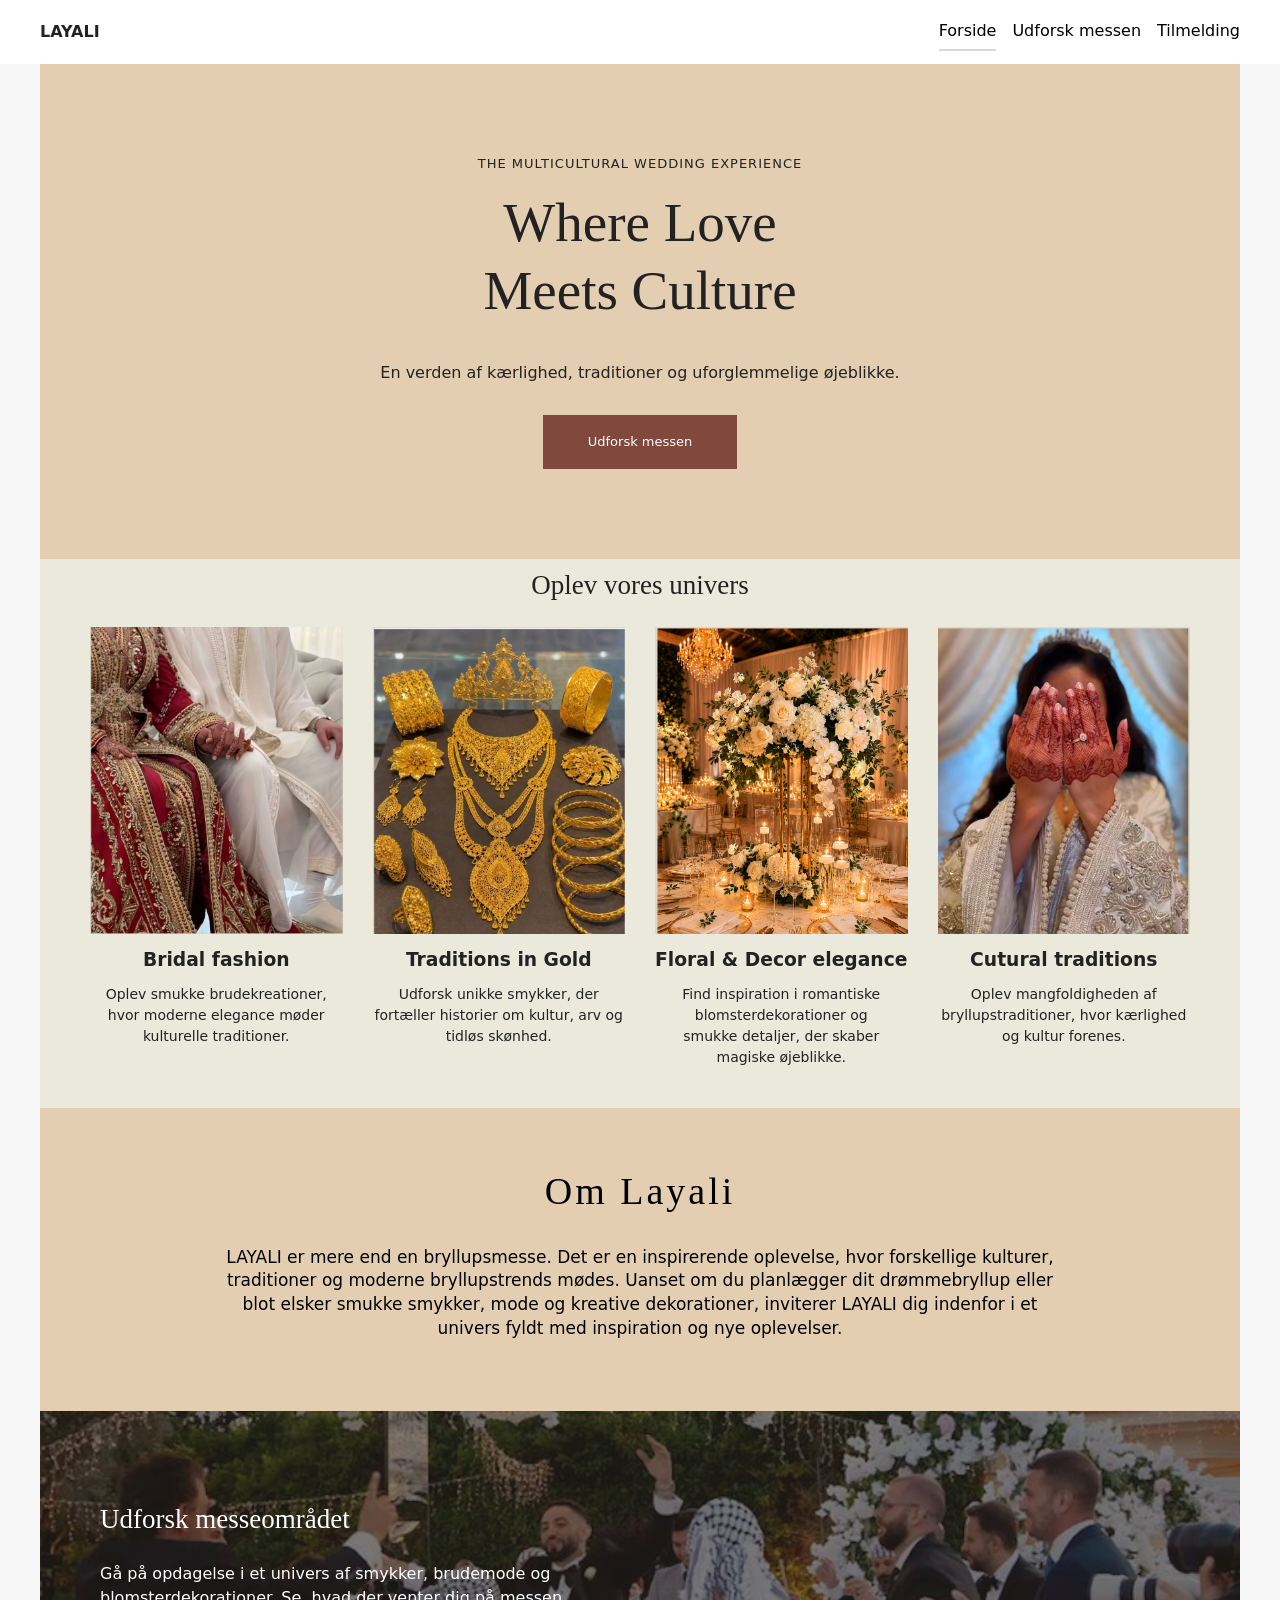
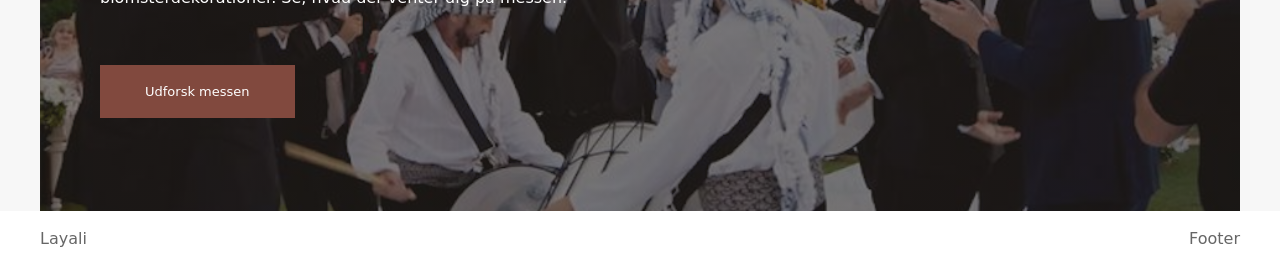
<file: index.html>
<!DOCTYPE html>
<html lang="da">

<head>
  <meta charset="UTF-8">
  <meta name="viewport" content="width=device-width, initial-scale=1.0">
  <title>Bryllupsmesse</title>
  <link rel="stylesheet" href="./starter.css">
  <link rel="stylesheet" href="./style.css">
</head>

<body>
  <header class="site-header">
    <div class="header-content">
      <a class="site-logo" href="./">LAYALI</a>
      <nav class="site-nav">
        <button>Menu</button>
        <ul class="menu" id="menu" popover>
          <li><a href="./" aria-current="page">Forside</a></li>
          <li><a href="./svg.html">Udforsk messen</a></li>
          <li><a href="./form.html">Tilmelding</a></li>
        </ul>
      </nav>
    </div>
  </header>

  <main>
    <section class="hero">
      <p class="overskrift"> THE MULTICULTURAL WEDDING EXPERIENCE</p>

      <h1> Where Love <br>Meets Culture</h1>

      <p class="hero-content"> En verden af kærlighed, traditioner og uforglemmelige øjeblikke.</h2>
      <div>
        <a class="knap" href="Udforsk.html">Udforsk messen</a>
      </div>

    </section>
    <section class="univers">
      <h2> Oplev vores univers</h2>

      <div class="imgs">
        <div class=" billede">
          <img src="imgs/foto1.jpg" alt="brudekjole">
          <h3>Bridal fashion</h3>
          <p>Oplev smukke brudekreationer, hvor moderne elegance møder kulturelle traditioner.</p>
        </div>
        <div class="billede">
          <img src="imgs/foto2.jpg" alt="smykker">
          <h3>Traditions in Gold</h3>
          <p>Udforsk unikke smykker, der fortæller historier om kultur, arv og tidløs skønhed.</p>
        </div>
        <div class="billede">
          <img src="imgs/foto3.jpg" alt="blomster">
          <h3>Floral & Decor elegance</h3>
          <p>Find inspiration i romantiske blomsterdekorationer og smukke detaljer, der skaber magiske øjeblikke.</p>
        </div>
        <div class=" billede">
          <img src="imgs/foto4.jpg" alt="Kulturelle traditioner">
          <h3>Cutural traditions</h3>
          <p>Oplev mangfoldigheden af bryllupstraditioner, hvor kærlighed og kultur forenes.</p>

        </div>
      </div>
    </section>
    <section class="about">
      <div>
        <h2> Om Layali</h2>
        <p>LAYALI er mere end en bryllupsmesse. Det er en inspirerende oplevelse, hvor forskellige kulturer, traditioner
          og moderne
          bryllupstrends mødes.
          Uanset om du planlægger dit drømmebryllup eller blot elsker smukke smykker, mode og kreative dekorationer,
          inviterer
          LAYALI dig indenfor i et univers fyldt med inspiration og nye oplevelser.</p>
      </div>
    </section>
    <section class="explore">
      <div class="explore-content">

        <h2>Udforsk messeområdet</h2>
        <p>Gå på opdagelse i et univers af smykker, brudemode og blomsterdekorationer.
          Se, hvad der venter dig på messen.</p>
        <a class="knap" href="Udforsk.html">Udforsk messen</a>

      </div>

    </section>

  </main>

  <footer class="site-footer">
    <div class="footer-content">
      <p>Layali</p>
      <p>Footer</p>
    </div>
  </footer>
  <script src="./script.js"></script>
</body>

</html>
</file>
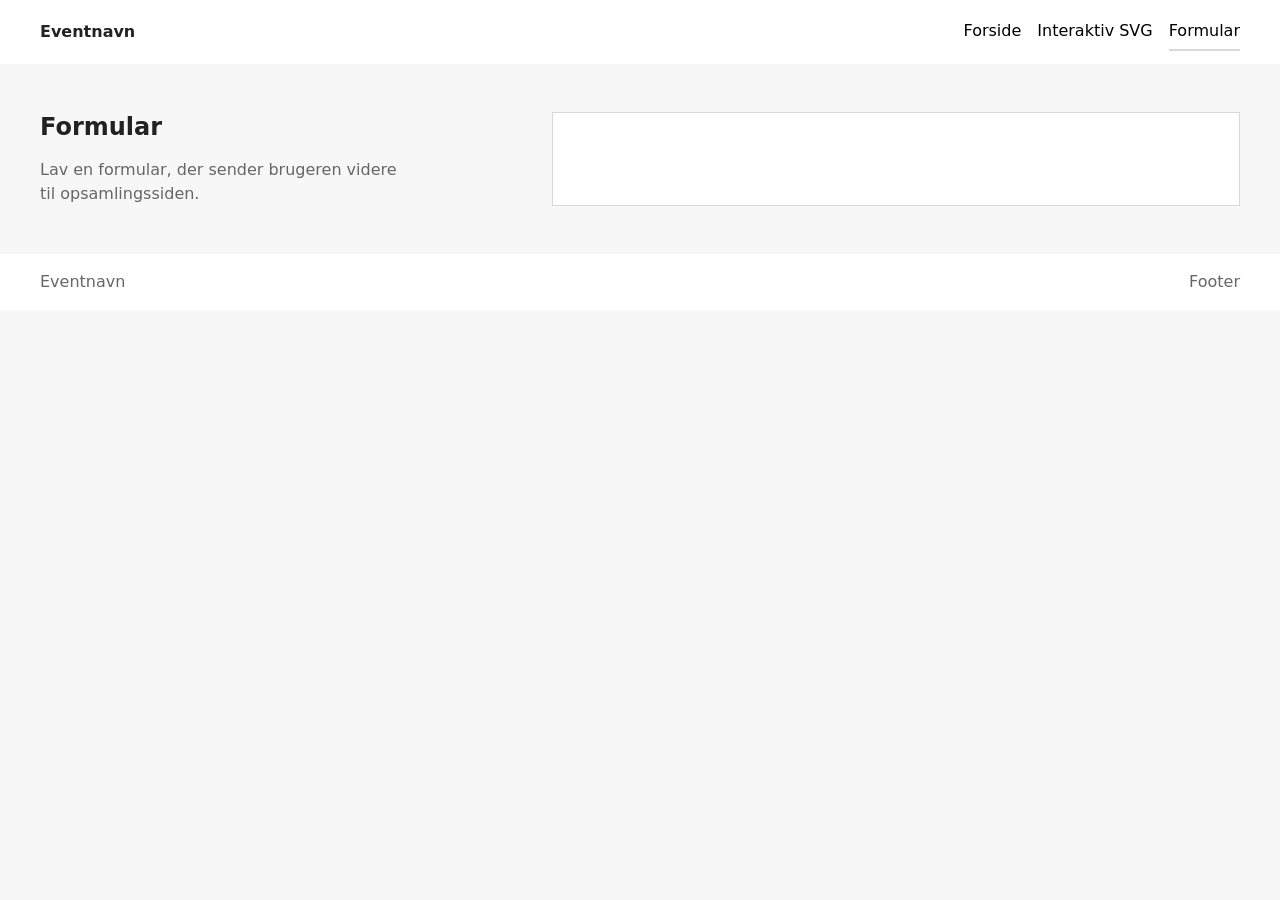
<file: form.html>
<!DOCTYPE html>
<html lang="da">

<head>
  <meta charset="UTF-8">
  <meta name="viewport" content="width=device-width, initial-scale=1.0">
  <title>Formular | Eventnavn</title>
  <link rel="stylesheet" href="./starter.css">
  <link rel="stylesheet" href="./style.css">
</head>

<body>
  <header class="site-header">
    <div class="header-content">
      <a class="site-logo" href="./">Eventnavn</a>
      <nav class="site-nav">
        <button>Menu</button>
        <ul class="menu" id="menu" popover>
          <li><a href="./">Forside</a></li>
          <li><a href="./svg.html">Interaktiv SVG</a></li>
          <li><a href="./form.html" aria-current="page">Formular</a></li>
        </ul>
      </nav>
    </div>
  </header>

  <main>
    <section class="form-page">
      <header class="form-intro">
        <h1>Formular</h1>
        <p>Lav en formular, der sender brugeren videre til opsamlingssiden.</p>
      </header>

      <form class="form-placeholder" action="./opsamling.html"></form>
    </section>
  </main>

  <footer class="site-footer">
    <div class="footer-content">
      <p>Eventnavn</p>
      <p>Footer</p>
    </div>
  </footer>
  <script src="./script.js"></script>
</body>

</html>
</file>
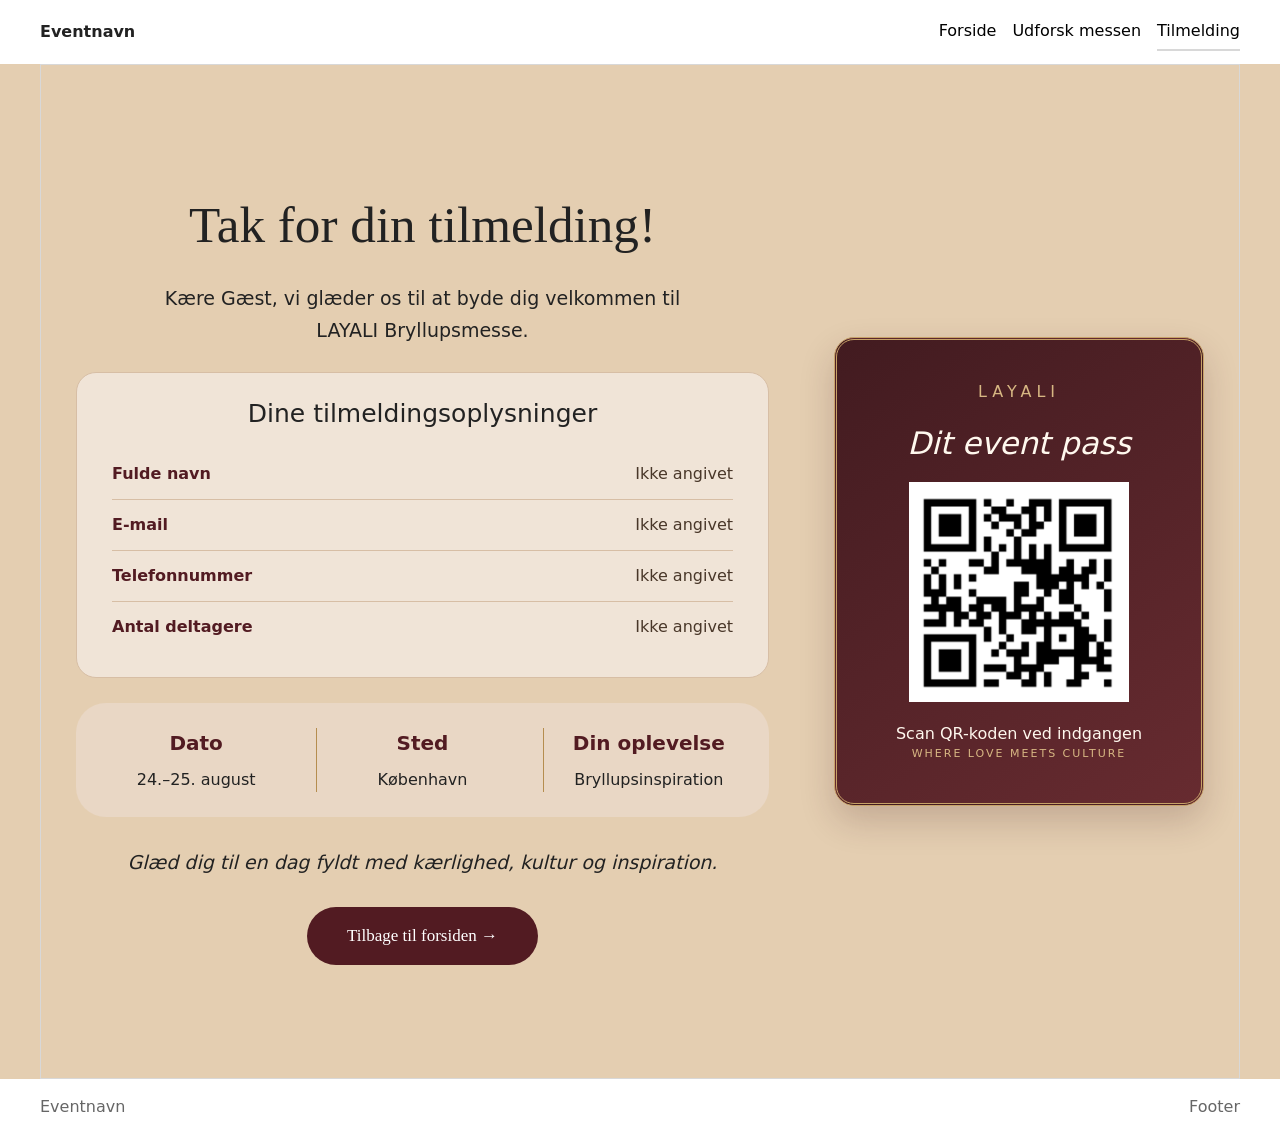
<file: opsamling.html>
<!DOCTYPE html>
<html lang="da">

<head>
  <meta charset="UTF-8">
  <meta name="viewport" content="width=device-width, initial-scale=1.0">
  <title>Opsamling | Eventnavn</title>
  <link rel="stylesheet" href="./starter.css">
  <link rel="stylesheet" href="./style.css">
</head>

<body>
  <header class="site-header">
    <div class="header-content">
      <a class="site-logo" href="./">Eventnavn</a>
      <nav class="site-nav">
        <button>Menu</button>
        <ul class="menu" id="menu" popover>
          <li><a href="./">Forside</a></li>
          <li><a href="./svg.html">Udforsk messen</a></li>
          <li><a href="./form.html" aria-current="page">Tilmelding</a></li>
        </ul>
      </nav>
    </div>
  </header>

  <main>
    <article class="opsamling-placeholder">

      <section class="confirmation">
        <div class="confirmation-info">

          <h1>Tak for din tilmelding!</h1>

          <p class="welcome-text">
            Kære <span id="guestName">Gæst</span>,
            vi glæder os til at byde dig velkommen
            til LAYALI Bryllupsmesse.
          </p>

          <div class="personal-details">

            <h2>Dine tilmeldingsoplysninger</h2>

            <div class="detail-row">
              <strong>Fulde navn</strong>
              <span id="fullName">Ikke angivet</span>
            </div>

            <div class="detail-row">
              <strong>E-mail</strong>
              <span id="email">Ikke angivet</span>
            </div>

            <div class="detail-row">
              <strong>Telefonnummer</strong>
              <span id="phone">Ikke angivet</span>
            </div>

            <div class="detail-row">
              <strong>Antal deltagere</strong>
              <span id="participants">Ikke angivet</span>
            </div>

          </div>
          <div class="event-details">

            <div>
              <h3>Dato</h3>
              <p>24.–25. august</p>
            </div>

            <div>
              <h3>Sted</h3>
              <p>København</p>
            </div>

            <div>
              <h3>Din oplevelse</h3>
              <p id="experience">Bryllupsinspiration</p>
            </div>

          </div>

          <p id="personalMessage">
            Glæd dig til en dag fyldt med
            kærlighed, kultur og inspiration.
          </p>

          <a href="index.html" class="back-button">
            Tilbage til forsiden →
          </a>

        </div>
        <div class="qr-section">

          <p class="ticket-label">LAYALI</p>

          <h2>Dit event pass</h2>

          <div class="ticket-decoration">✦</div>

          <img src="imgs/qr-kode.png" alt="QR-kode til LAYALI Bryllupsmesse" class="qr-code">

          <p>Scan QR-koden ved indgangen</p>

          <div class="ticket-decoration">✦</div>

          <p class="ticket-footer">
            WHERE LOVE MEETS CULTURE
          </p>

        </div>

      </section>

    </article>


  </main>


  <footer class="site-footer">
    <div class="footer-content">
      <p>Eventnavn</p>
      <p>Footer</p>
    </div>
  </footer>
  <script src="./script.js"></script>
</body>

</html>
</file>
<file: starter.css>
*,
::before,
::after {
  box-sizing: border-box;
  margin: 0;
  padding: 0;
}

html {
  interpolate-size: allow-keywords;
  font-family: system-ui, sans-serif;
  line-height: 1.5;
  -webkit-font-smoothing: antialiased;
}

h1,
h2 {
  line-height: 1.25;
}

p,
li {
  text-wrap: pretty;
}

img,
svg {
  display: block;
  width: 100%;
  height: auto;
}

label {
  display: block;
}

input,
button,
textarea,
select {
  font: inherit;
  color: inherit;
  background-color: transparent;
  font-size: max(1em, 16px);
  padding: 0;
  margin: 0;
}

input:where([type="checkbox"], [type="radio"]) {
  width: 1em;
  height: 1em;
}

textarea {
  resize: none;
  min-height: 4lh;
}

legend {
  padding: 0;
}

select,
::picker(select) {
  appearance: base-select;
}

[popover] {
  margin: revert;
}

dialog {
  overscroll-behavior: none;

  &::backdrop {
    overflow: hidden;
    overscroll-behavior: contain;
  }
}

.visually-hidden {
  position: absolute;
  width: 1px;
  height: 1px;
  overflow: hidden;
  white-space: nowrap;
  clip-path: inset(100%);
}
</file>
<file: style.css>
/* Variabler */
html {
  --color-page: #f7f7f7;
  --color-surface: #fff;
  --color-text: #222;
  --color-muted: #666;
  --color-border: #d8d8d8;
  --space-05: 0.5rem;
  --space-1: 1rem;
  --space-2: 2rem;
  --space-3: 3rem;

  background: var(--color-page);
  color: var(--color-text);
}

/* Globalt layout */
body {
  margin: 0;
  min-height: 100svh;
  display: grid;
  grid-template-rows: auto 1fr auto;
  grid-template-columns: minmax(1rlh, 1fr) minmax(0, 75rem) minmax(1rlh, 1fr);
}

h1,
h2,
h3,
p {
  margin: 0;
}

main {
  display: grid;
  grid-template-columns: inherit;
  grid-column: 1 / -1;
  align-content: start;
}

main > * {
  grid-column: 2;
  padding-block: var(--space-3);
}

.svg-page {
  display: grid;
  gap: var(--space-2);
}

.svg-intro {
  display: grid;
  gap: var(--space-1);
  max-width: 60ch;
}

.svg-intro p {
  color: var(--color-muted);
}

.svg-layout {
  display: grid;
  gap: var(--space-2);
  align-items: start;
  @media (width > 800px) {
    grid-template-columns: 1fr min(40%, 36ch);
  }
}

.form-page {
  display: grid;
  gap: var(--space-2);
  @media (width > 600px) {
    grid-template-columns: min(40%, 50ch) 1fr;
  }
}

.form-intro {
  display: grid;
  gap: var(--space-1);
  align-content: start;
  max-width: 60ch;
}

.form-intro p {
  color: var(--color-muted);
}

.opsamling-page {
  display: grid;
  gap: var(--space-2);
  align-items: start;

  @media (width > 800px) {
    grid-template-columns: minmax(0, 44ch) minmax(20rem, 1fr);
  }
}

.opsamling-intro {
  display: grid;
  gap: var(--space-1);
  max-width: 60ch;
}

.opsamling-intro p {
  color: var(--color-muted);
}

.error-page {
  display: grid;
  gap: var(--space-1);
  max-width: 60ch;
}

.error-page p {
  color: var(--color-muted);
}

/* Header og footer */
.site-header,
.site-footer {
  grid-column: 1 / -1;

  display: grid;
  grid-template-columns: inherit;
  background: var(--color-surface);
}

.header-content,
.footer-content {
  grid-column: 2;
}

.header-content {
  min-height: 4rem;
  display: flex;
  justify-content: space-between;
  align-items: center;
  gap: var(--space-1);
}

.site-logo {
  color: inherit;
  font-weight: 700;
  text-decoration: none;
}

.footer-content {
  padding-block: var(--space-1);
  display: flex;
  flex-wrap: wrap;
  justify-content: space-between;
  gap: var(--space-1);
  color: var(--color-muted);
}

/* Navigation */
[popover] {
  margin: 0;
  padding: 0;
  border: none;
  background: transparent;
}

.site-nav button {
  padding: 0.4rem 0.7rem;
  border: 1px solid var(--color-border);
  background: var(--color-surface);
  @media (width > 600px) {
    display: none;
  }
}

.menu {
  margin: 0;
  padding: var(--space-1);
  list-style: none;
  background: var(--color-surface);
  border: 1px solid var(--color-border);
  @media (width > 600px) {
    display: flex;
    gap: var(--space-1);
    padding: 0;
    border: none;
    background: none;
    position: static;
  }
}

.menu a {
  display: block;
  padding: 0.4rem 0;
  color: inherit;
  text-decoration: none;
  border-bottom: 2px solid #0000;
}

.menu a[aria-current="page"] {
  border-bottom-color: var(--color-border);
}

/* Flader */
.panel,
.svg-placeholder,
.form-placeholder,
.opsamling-placeholder {
  background: var(--color-surface);
  border: 1px solid var(--color-border);
}

.panel {
  padding: var(--space-1);
  display: grid;
  gap: var(--space-1);
}

.svg-placeholder,
.opsamling-placeholder {
  min-height: -webkit-fill-available;
  min-height: stretch;
}

.form-placeholder {
  min-height: -webkit-fill-available;
  min-height: stretch;
  padding: var(--space-1);
}

/* Details */
.accordion {
  display: grid;
  gap: var(--space-05);
}

.accordion-item {
  border: 1px solid var(--color-border);
  background: var(--color-surface);
}

.accordion-item p {
  padding: 0 var(--space-1) var(--space-1);
  color: var(--color-muted);
}

/* Knap/link */
.button {
  justify-self: start;
  display: inline-block;
  padding: 0.5rem 0.8rem;
  border: 1px solid var(--color-border);
  background: var(--color-surface);
  color: inherit;
  text-decoration: none;
}

/* ===== Interaktiv SVG-side ===== */

.svg-intro {
  display: none;
} /* skjuler den gamle overskrift */
.svg-page {
  padding: 0;
}

.svg-layout {
  display: grid;
  grid-template-columns: 1.4fr 1fr; /* tegning til venstre, panel til højre */
  gap: 0;
  align-items: stretch;
  margin-top: 40px;
}

/* Venstre: tegningen */
.svg-placeholder {
  background: #dad7cc;
  border: 0;
  padding: 24px;
  display: flex;
  align-items: center;
}
.svg-placeholder svg {
  width: 100%;
  height: auto;
  display: block;
}

/* Højre: panelet */
.panel {
  background: #dbcba6;
  border: 0;
  padding: 48px 16px;
}
.panel h2 {
  font-family: "Playfair Display", serif;
  font-weight: 400;
  font-size: clamp(2.2rem, 4vw, 3.5rem);
  letter-spacing: 0.12em;
  margin: 0 0 24px;
  color: #000;
}
.panel-intro {
  font-family: "Playfair Display", serif;
  font-size: 1rem;
  letter-spacing: 0.08em;
  line-height: 1.2;
  margin: 0 0 32px;
  color: #000;
}

/* Accordion: hvide bokse */
.accordion {
  display: grid;
  gap: 16px;
}
.accordion-item {
  background: #fff;
  border: 0;
  margin: 0;
}
.accordion-item summary {
  list-style: none; /* skjuler standardpilen */
  cursor: pointer;
  padding: 28px 16px;
  text-align: center;
  font-family: "Nunito", sans-serif;
  font-weight: 700;
  font-size: 1.4rem;
  letter-spacing: 0.25em;
  color: #111;
}
.accordion-item summary::-webkit-details-marker {
  display: none;
}
.accordion-item summary:hover {
  background: #f6f1e4;
}
.accordion-item[open] {
  background: #f6f1e4;
}
.accordion-item p {
  margin: 0;
  padding: 0 24px 24px;
  font-family: "Nunito", sans-serif;
  letter-spacing: 0.03em;
  line-height: 1.5;
  text-align: center;
}

/* Mobil: læg dem under hinanden */
@media (max-width: 800px) {
  .svg-layout {
    grid-template-columns: 1fr;
  }
  .accordion-item summary {
    font-size: 1.1rem;
    letter-spacing: 0.15em;
  }
}
/* ===== Layali: header & footer ===== */

/* ---------- Header ---------- */
.lay-header {
  display: block;
  width: 100%;
  max-width: none;
  margin: 0;
  padding: 0;
  background: #fff;
  border-bottom: 1px solid #ece8dc;
}
.lay-header__inner {
  display: flex;
  align-items: center;
  justify-content: space-between; /* logo + navn til venstre, menu til højre */
  flex-wrap: wrap;
  gap: 12px 32px;
  width: 100%;
  max-width: none;
  margin: 0;
  padding: 10px clamp(16px, 4vw, 56px);
  box-sizing: border-box;
}
.lay-brand {
  display: flex;
  align-items: center;
  gap: 16px;
  margin-right: auto; /* skubber menuen helt til højre */
  text-decoration: none;
  color: #1d1d1d;
}
.lay-brand__logo {
  height: 60px;
  width: auto;
  display: block;
}
.lay-brand__name {
  font-family: "Playfair Display", serif;
  font-weight: 400;
  font-size: 2rem;
  line-height: 1;
  letter-spacing: 0.1em;
  text-transform: uppercase;
}
.lay-nav {
  display: flex;
  align-items: center;
  gap: 8px 30px;
  flex-wrap: wrap;
  margin: 0;
  padding: 0;
}
.lay-nav a {
  font-family: "Nunito", sans-serif;
  font-size: 0.95rem;
  letter-spacing: 0.04em;
  color: #1d1d1d;
  text-decoration: none;
  padding: 6px 0;
  border-bottom: 2px solid transparent;
  transition: border-color 0.2s;
}
.lay-nav a:hover {
  border-bottom-color: #dbcba6;
}
.lay-nav a[aria-current="page"] {
  border-bottom-color: #b79d5e;
}

/* ---------- Footer ---------- */
.lay-footer {
  display: block;
  width: 100%;
  max-width: none;
  margin: 0;
  padding: 0;
  background: #dbcba6;
  color: #1d1d1d;
  font-family: "Nunito", sans-serif;
  box-sizing: border-box;
}
.lay-footer * {
  box-sizing: border-box;
}
.lay-footer p,
.lay-footer h2 {
  margin: 0;
  color: inherit;
}

.lay-footer__inner {
  display: grid;
  grid-template-columns: 1.7fr 1fr 1fr;
  gap: 48px;
  align-items: start;
  width: 100%;
  max-width: 1200px;
  margin: 0 auto;
  padding: 56px clamp(16px, 4vw, 40px) 44px;
}

/* Brand */
.lay-footer__brand {
  display: flex;
  align-items: center;
  gap: 24px;
}
.lay-footer__badge {
  flex: none;
  width: 110px;
  height: 110px;
  display: grid;
  place-items: center;
  background: #fff;
  border-radius: 50%;
  overflow: hidden; /* skjuler logoets grå firkant */
  box-shadow: 0 6px 18px rgba(80, 60, 20, 0.18);
}
.lay-footer__badge img {
  width: 88%;
  height: 88%;
  object-fit: contain;
  display: block;
}
.lay-footer__name {
  font-family: "Playfair Display", serif;
  font-size: 1.9rem;
  letter-spacing: 0.14em;
  text-transform: uppercase;
  margin-bottom: 10px !important;
}
.lay-footer__tagline {
  font-family: "Playfair Display", serif;
  font-style: italic;
  font-size: 1.05rem;
  line-height: 1.5;
  color: #3a3220 !important;
}

/* Kolonner */
.lay-footer__col {
  display: flex;
  flex-direction: column;
  align-items: flex-start;
  gap: 12px;
}
.lay-footer__title {
  font-family: "Playfair Display", serif;
  font-weight: 400;
  font-size: 1.2rem;
  letter-spacing: 0.14em;
  text-transform: uppercase;
  padding-bottom: 12px;
  margin-bottom: 4px !important;
  border-bottom: 1px solid rgba(29, 29, 29, 0.25);
  width: 100%;
}
.lay-footer__col > a {
  color: #1d1d1d;
  text-decoration: none;
  letter-spacing: 0.04em;
  font-size: 0.98rem;
  transition: transform 0.2s;
}
.lay-footer__col > a:hover {
  transform: translateX(4px);
}

/* Sociale ikoner */
.lay-social {
  display: flex;
  gap: 12px;
  padding-top: 4px;
}
.lay-social a {
  width: 44px;
  height: 44px;
  display: grid;
  place-items: center;
  border-radius: 50%;
  background: #fff;
  color: #1d1d1d;
  transition:
    transform 0.2s,
    background 0.2s,
    color 0.2s;
}
.lay-social a:hover {
  background: #1d1d1d;
  color: #fff;
  transform: translateY(-3px);
}
.lay-social svg {
  width: 21px;
  height: 21px;
  display: block;
}

/* Bundlinje */
.lay-footer__bar {
  display: flex;
  align-items: center;
  justify-content: space-between;
  flex-wrap: wrap;
  gap: 8px 24px;
  width: 100%;
  padding: 18px clamp(16px, 4vw, 56px);
  border-top: 1px solid rgba(29, 29, 29, 0.2);
  font-size: 0.85rem;
  letter-spacing: 0.06em;
}
.lay-footer__bar p {
  margin: 0;
}
.lay-footer__bar a {
  color: #1d1d1d;
  text-decoration: none;
}
.lay-footer__bar a:hover {
  text-decoration: underline;
  text-underline-offset: 4px;
}

/* ---------- Mobil ---------- */
@media (max-width: 800px) {
  .lay-header__inner {
    flex-direction: column;
    align-items: flex-start;
  }
  .lay-brand {
    margin-right: 0;
  }
  .lay-brand__name {
    font-size: 1.6rem;
  }
  .lay-footer__inner {
    grid-template-columns: 1fr;
    gap: 36px;
  }
  .lay-footer__brand {
    flex-direction: column;
    text-align: center;
  }
  .lay-footer__col {
    align-items: center;
    text-align: center;
  }
  .lay-footer__title {
    text-align: center;
  }
  .lay-social {
    justify-content: center;
  }
  .lay-footer__bar {
    justify-content: center;
    text-align: center;
  }
}
body {
  display: flex;
  flex-direction: column;
  min-height: 100vh;
}
main {
  flex: 1;
} /* holder footeren nede i bunden */
.lay-header,
.lay-footer {
  flex: none;
  width: 100%;
}
/************************** forside ****************************/
.hero {
  width: 100%;
  max-width: none;
  min-height: 450px;
  background-color: rgb(228, 206, 177);
  text-align: center;
  padding: 90px 20px;
}

.overskrift {
  font-size: 13px;
  letter-spacing: 1px;
  margin-bottom: 15px;
}

.hero h1 {
  font-family: Georgia, "Times New Roman", Times, serif;
  font-size: 55px;
  font-weight: normal;
  line-height: 1, 2;
  margin-bottom: 35px;
}

.knap {
  display: inline-block;
  background-color: rgb(129, 73, 62);
  color: white;
  text-decoration: none;
  padding: 17px 45px;
  font-size: 13px;
  font-weight: 400;
  transition: 0.3s;
  margin-top: 30px;
}

.hero-content {
  display: inline-block;
  justify-content: center;
  align-items: center;
  gap: 15px;
  margin-top: 0;
}

.hero-content {
  font-size: 16px;
}

.knap :hover {
  background-color: #4e1c18;
}

/*********************************** billede section ********************************/

.univers {
  text-align: center;
  padding: 10px 50px 40px;
  background-color: rgba(233, 232, 217, 0.88);
}

.univers h2 {
  font-family: Georgia, "Times New Roman", Times, serif;
  font-size: 27px;
  font-weight: normal;
  margin-bottom: 25px;
}

.imgs {
  display: grid;
  grid-template-columns: repeat(4, 1fr);
  gap: 30px;
}

.billede img {
  width: 100%;
  height: auto;
  object-fit: cover;
  margin-bottom: 12px;
}

.billede p {
  font-size: 14px;
  margin-top: 10px;
}

.billede img {
  transition: transform 0.3s ease;
  cursor: pointer;
}

.billede img:hover {
  transform: scale(1.1);
}

/************************** generel styling ********************/

.about {
  background-color: rgb(228, 206, 177);
  text-align: center;
  padding: 60px 150px 70px;
  min-height: 230px;
}

.about h2 {
  font-size: 38px;
  font-weight: normal;
  letter-spacing: 3px;
  margin-bottom: 30px;
  color: black;
  font-family: Georgia, "Times New Roman", Times, serif;
}

.about p {
  font-size: 17px;
  line-height: 1.4;
  color: black;
  max-width: 850px;
  margin: 0 auto;
}

/*********************** udforsk messen ************************/

.explore {
  height: 400px;
  width: 100%;
  background-image:
    linear-gradient(rgba(40, 35, 30, 0.6), rgba(40, 35, 30, 0.6)),
    url(imgs/Skærmbillede\ 2026-11-16\ kl.\ 10.58.08.png);
  background-size: cover;
  background-position: center;
  display: flex;
  align-items: center;
}

.explore-content {
  padding-left: 60px;
  max-width: 600px;
  color: white;
}

.explore-content p {
  font-size: 16px;
  line-height: 1.5;
  margin-bottom: 25px;
}

.explore-content h2 {
  font-size: 27px;
  font-weight: normal;
  margin-bottom: 25px;
  font-family: Georgia, "Times New Roman", Times, serif;
}

html,
body {
  margin: 0;
  padding: 0;
  width: 100%;
}

.container {
  width: 100%;
  max-width: none;
  margin: 0;
  padding: 0;
}

/********************** opsamlings siden **************************/

* {
  box-sizing: border-box;
}

html,
body {
  margin: 0;
  padding: 0;
  min-height: 100%;
}

body.layali-page {
  background-color: rgb(228, 206, 177);
  color: #421b20;
  font-family: Georgia, serif;
}

.layali-page main {
  width: 100%;
  max-width: none;
  background-color: rgb(228, 206, 177);
}

.opsamling-placeholder {
  width: 100%;
  min-height: calc(100vh - 100px);
  background-color: rgb(228, 206, 177);
}

.confirmation {
  max-width: 1350px;
  margin: 0 auto;
  padding: 65px 35px;

  display: flex;
  align-items: center;
  justify-content: space-between;
  gap: 65px;
}

.confirmation-info {
  flex: 2;
  min-width: 0;
  text-align: center;
}

.confirmation h1 {
  font-size: clamp(36px, 4vw, 56px);
  font-weight: normal;
  font-family: Georgia, "Times New Roman", Times, serif;
  margin: 15px 0 25px;
}

.welcome-text {
  font-size: 19px;
  line-height: 1.7;
  max-width: 650px;
  margin: 0 auto;
}
body:has(.opsamling-placeholder) {
  background-color: rgb(228, 206, 177);
  margin: 0;
  padding: 0;
}

body:has(.opsamling-placeholder) main {
  width: 100%;
  max-width: none;
  margin: 0;
  padding: 0;
  background-color: rgb(228, 206, 177);
}

body:has(.opsamling-placeholder) .opsamling-placeholder {
  width: 100%;
  max-width: none;
  margin: 0;
  background-color: rgb(228, 206, 177);
}

/****************** personlig liste ******************/

.personal-details {
  background-color: #f0e4d7;
  border: 1px solid #d7bea5;
  border-radius: 20px;

  max-width: 700px;
  margin: 25px auto;
  padding: 25px 35px;
}

.personal-details h2 {
  font-size: 25px;
  font-weight: normal;
  margin: 0 0 20px;
}

.detail-row {
  display: flex;
  justify-content: space-between;
  gap: 20px;

  padding: 13px 0;
  border-bottom: 1px solid #d7bea5;
  text-align: left;
}

.detail-row:last-child {
  border-bottom: none;
}

.detail-row strong {
  color: #521b22;
}

.detail-row span {
  color: #493729;
  text-align: right;
  overflow-wrap: anywhere;
}

/*********************** dato, sted og oplevelse *********************/

.event-details {
  display: flex;
  align-items: center;
  justify-content: space-around;
  gap: 15px;

  background-color: #e9d7c5;
  border-radius: 30px;
  padding: 25px 15px;
  margin: 25px auto;
}

.event-details > div {
  flex: 1;
  text-align: center;
}

.event-details > div + div {
  border-left: 1px solid #b58d4f;
}

.event-details h3 {
  color: #521b22;
  font-size: 20px;
  margin: 0 0 10px;
}

.event-details p {
  font-size: 16px;
  margin: 0;
}

#personalMessage {
  font-size: 19px;
  font-style: italic;
  line-height: 1.6;
  margin: 30px auto;
}

/************************ knapper ***********************'*/

.back-button,
.primary-button {
  display: inline-block;
  background-color: #521b22;
  color: white;
  border: none;
  border-radius: 40px;

  padding: 16px 40px;
  text-decoration: none;
  font-family: Georgia, serif;
  font-size: 17px;
  cursor: pointer;
  transition: 0.3s;
}

.back-button:hover,
.primary-button:hover {
  background-color: #85483e;
  transform: translateY(-3px);
}

/**************************** QR **************************/

.qr-section {
  flex: 1;
  min-width: 290px;
  max-width: 370px;

  text-align: center;
  color: #fff8ee;

  background: linear-gradient(145deg, #421b20, #672b30);

  border: 3px double #c7a268;
  border-radius: 20px;

  padding: 40px 25px;

  box-shadow: 0 15px 35px rgba(66, 27, 32, 0.2);
}

.ticket-label {
  letter-spacing: 5px;
  font-size: 13px;
  color: #d7b783;
}

.qr-section h2 {
  font-size: 31px;
  font-style: italic;
  font-weight: normal;
  margin: 20px 0;
}

.ticket-decoration {
  color: #c7a268;
  font-size: 23px;
  margin: 15px 0;
}

.qr-code {
  display: block;
  width: 220px;
  max-width: 100%;

  background-color: white;
  padding: 10px;
  margin: 20px auto;
}

.qr-section p {
  font-size: 16px;
  line-height: 1.5;
}

.ticket-footer {
  font-size: 11px !important;
  letter-spacing: 2px;
  color: #d7b783;
}
.ticket-decoration {
  display: none;
}

/* MOBIL */

@media (max-width: 850px) {
  .confirmation {
    flex-direction: column;
    padding: 35px 20px;
    gap: 40px;
  }

  .confirmation-info {
    width: 100%;
  }

  .confirmation h1 {
    font-size: 36px;
  }

  .qr-section {
    width: 100%;
    max-width: 370px;
  }

  .site-header {
    flex-direction: column;
    gap: 20px;
  }

  .event-details {
    flex-direction: column;
  }

  .event-details > div + div {
    border-left: none;
    border-top: 1px solid #b58d4f;
    padding-top: 15px;
  }

  .detail-row {
    flex-direction: column;
    gap: 5px;
  }

  .detail-row span {
    text-align: left;
  }

  .personal-details {
    padding: 25px 20px;
  }

  .form-card {
    padding: 30px 20px;
  }
}
</file>
